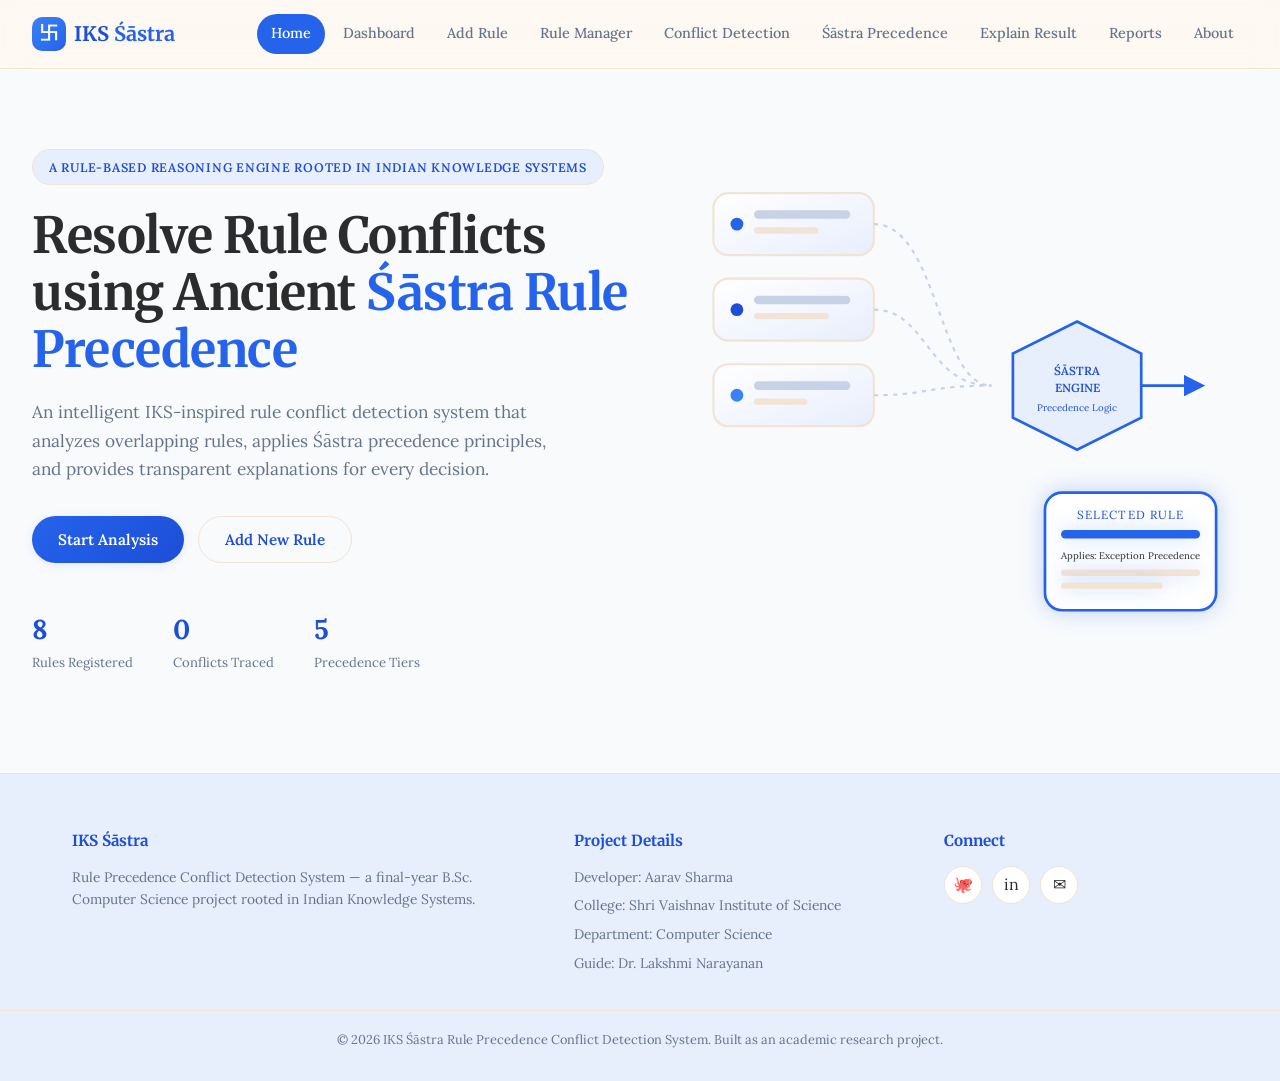
<file: index.html>
<!DOCTYPE html>
<html lang="en">
<head>
<meta charset="UTF-8">
<meta name="viewport" content="width=device-width, initial-scale=1.0">
<title>IKS Śāstra | Rule Precedence Conflict Detection System</title>
<link rel="preconnect" href="https://fonts.googleapis.com">
<link href="https://fonts.googleapis.com/css2?family=Merriweather:ital,wght@0,400;0,700;0,900;1,400&family=Lora:ital,wght@0,400;0,500;0,600;0,700;1,400&family=Tiro+Devanagari+Sanskrit&display=swap" rel="stylesheet">
<link rel="stylesheet" href="style.css">
</head>
<body>

<!-- ============ SIDEBAR / NAV ============ -->
<header class="navbar" id="navbar">
  <div class="nav-inner">
    <a href="#home" class="brand" data-nav="home">
      <span class="brand-mark">卐</span>
      <span class="brand-text">IKS <em>Śāstra</em></span>
    </a>

    <nav class="nav-links" id="navLinks">
      <a href="#home" class="nav-link" data-nav="home">Home</a>
      <a href="#dashboard" class="nav-link" data-nav="dashboard">Dashboard</a>
      <a href="#add-rule" class="nav-link" data-nav="add-rule">Add Rule</a>
      <a href="#rule-manager" class="nav-link" data-nav="rule-manager">Rule Manager</a>
      <a href="#conflict-detection" class="nav-link" data-nav="conflict-detection">Conflict Detection</a>
      <a href="#precedence" class="nav-link" data-nav="precedence">Śāstra Precedence</a>
      <a href="#explain" class="nav-link" data-nav="explain">Explain Result</a>
      <a href="#reports" class="nav-link" data-nav="reports">Reports</a>
      <a href="#about" class="nav-link" data-nav="about">About</a>
    </nav>

    <button class="nav-toggle" id="navToggle" aria-label="Toggle navigation">
      <span></span><span></span><span></span>
    </button>
  </div>
</header>

<main id="app">

  <!-- ============ HOME / HERO ============ -->
  <section class="view active" id="home" data-view="home">
    <div class="hero">
      <div class="hero-copy reveal">
        <span class="eyebrow">A Rule-Based Reasoning Engine Rooted in Indian Knowledge Systems</span>
        <h1>Resolve Rule Conflicts using Ancient <span class="accent-text">Śāstra Rule Precedence</span></h1>
        <p class="hero-sub">An intelligent IKS-inspired rule conflict detection system that analyzes overlapping rules, applies Śāstra precedence principles, and provides transparent explanations for every decision.</p>
        <div class="hero-actions">
          <button class="btn btn-primary" data-nav="conflict-detection">Start Analysis</button>
          <button class="btn btn-ghost" data-nav="add-rule">Add New Rule</button>
        </div>
        <div class="hero-stats">
          <div><strong id="heroRuleCount">0</strong><span>Rules Registered</span></div>
          <div><strong id="heroConflictCount">0</strong><span>Conflicts Traced</span></div>
          <div><strong>5</strong><span>Precedence Tiers</span></div>
        </div>
      </div>

      <div class="hero-art reveal" aria-hidden="true">
        <svg viewBox="0 0 520 460" class="engine-svg">
          <defs>
            <linearGradient id="cardGrad" x1="0" y1="0" x2="1" y2="1">
              <stop offset="0%" stop-color="#FFFFFF"/>
              <stop offset="100%" stop-color="#E7EEFC"/>
            </linearGradient>
          </defs>

          <!-- floating rule cards -->
          <g class="float-slow">
            <rect x="20" y="30" width="150" height="58" rx="14" fill="url(#cardGrad)" stroke="#F2E3D5" stroke-width="2"/>
            <circle cx="42" cy="59" r="6" fill="#2563EB"/>
            <rect x="58" y="46" width="90" height="8" rx="4" fill="#C7D2E6"/>
            <rect x="58" y="62" width="60" height="6" rx="3" fill="#F2E3D5"/>
          </g>
          <g class="float-med">
            <rect x="20" y="110" width="150" height="58" rx="14" fill="url(#cardGrad)" stroke="#F2E3D5" stroke-width="2"/>
            <circle cx="42" cy="139" r="6" fill="#1D4ED8"/>
            <rect x="58" y="126" width="90" height="8" rx="4" fill="#C7D2E6"/>
            <rect x="58" y="142" width="70" height="6" rx="3" fill="#F2E3D5"/>
          </g>
          <g class="float-fast">
            <rect x="20" y="190" width="150" height="58" rx="14" fill="url(#cardGrad)" stroke="#F2E3D5" stroke-width="2"/>
            <circle cx="42" cy="219" r="6" fill="#3B82F6"/>
            <rect x="58" y="206" width="90" height="8" rx="4" fill="#C7D2E6"/>
            <rect x="58" y="222" width="50" height="6" rx="3" fill="#F2E3D5"/>
          </g>

          <!-- flow lines into engine -->
          <path d="M170 59 C 230 59, 230 210, 280 210" fill="none" stroke="#C7D2E6" stroke-width="2" stroke-dasharray="4 5"/>
          <path d="M170 139 C 220 139, 220 210, 280 210" fill="none" stroke="#C7D2E6" stroke-width="2" stroke-dasharray="4 5"/>
          <path d="M170 219 C 220 219, 220 210, 280 210" fill="none" stroke="#C7D2E6" stroke-width="2" stroke-dasharray="4 5"/>

          <!-- decision engine -->
          <g class="pulse">
            <polygon points="360,150 420,180 420,240 360,270 300,240 300,180" fill="#E7EEFC" stroke="#2563EB" stroke-width="2.5"/>
            <text x="360" y="200" text-anchor="middle" font-size="11" fill="#1D4ED8" font-weight="600">ŚĀSTRA</text>
            <text x="360" y="216" text-anchor="middle" font-size="11" fill="#1D4ED8" font-weight="600">ENGINE</text>
            <text x="360" y="234" text-anchor="middle" font-size="9" fill="#1D4ED8">Precedence Logic</text>
          </g>

          <!-- output arrow -->
          <path d="M420 210 C 450 210, 450 210, 470 210" fill="none" stroke="#2563EB" stroke-width="2.5" marker-end="url(#arrow)"/>
          <defs>
            <marker id="arrow" markerWidth="8" markerHeight="8" refX="4" refY="4" orient="auto">
              <path d="M0,0 L8,4 L0,8 Z" fill="#2563EB"/>
            </marker>
          </defs>

          <!-- selected rule + explanation -->
          <g class="glow-soft">
            <rect x="330" y="310" width="160" height="110" rx="16" fill="#FFFFFF" stroke="#2563EB" stroke-width="2.5"/>
            <text x="410" y="335" text-anchor="middle" font-size="11" fill="#1D4ED8" letter-spacing="1">SELECTED RULE</text>
            <rect x="345" y="345" width="130" height="8" rx="4" fill="#2563EB"/>
            <text x="410" y="372" text-anchor="middle" font-size="9" fill="#2C2C2C">Applies: Exception Precedence</text>
            <rect x="345" y="382" width="130" height="6" rx="3" fill="#F2E3D5"/>
            <rect x="345" y="394" width="95" height="6" rx="3" fill="#F2E3D5"/>
          </g>
        </svg>
      </div>
    </div>
  </section>

  <!-- ============ DASHBOARD ============ -->
  <section class="view" id="dashboard" data-view="dashboard">
    <div class="section-wrap">
      <div class="section-head">
        <h2>Dashboard</h2>
        <p>A live overview of your rule base, detected conflicts, and system activity.</p>
      </div>

      <div class="stat-grid">
        <div class="stat-card reveal">
          <div class="stat-icon">📜</div>
          <div class="stat-value" id="statTotalRules">0</div>
          <div class="stat-label">Total Rules</div>
        </div>
        <div class="stat-card reveal">
          <div class="stat-icon">✅</div>
          <div class="stat-value" id="statActiveRules">0</div>
          <div class="stat-label">Active Rules</div>
        </div>
        <div class="stat-card reveal">
          <div class="stat-icon">⚡</div>
          <div class="stat-value" id="statConflicts">0</div>
          <div class="stat-label">Conflicts Found</div>
        </div>
        <div class="stat-card reveal">
          <div class="stat-icon">🕉️</div>
          <div class="stat-value" id="statResolved">0</div>
          <div class="stat-label">Resolved Conflicts</div>
        </div>
        <div class="stat-card reveal">
          <div class="stat-icon">📊</div>
          <div class="stat-value" id="statReports">0</div>
          <div class="stat-label">Reports Generated</div>
        </div>
      </div>

      <div class="dashboard-grid">
        <div class="panel reveal">
          <h3>Recent Activities</h3>
          <ul class="activity-list" id="activityList">
            <li class="empty-row">No activity recorded yet. Add a rule to begin.</li>
          </ul>
        </div>

        <div class="panel reveal">
          <h3>Latest Rule Updates</h3>
          <ul class="rule-update-list" id="ruleUpdateList">
            <li class="empty-row">No rules created yet.</li>
          </ul>
        </div>

        <div class="panel reveal quick-actions">
          <h3>Quick Actions</h3>
          <button class="btn btn-primary btn-block" data-nav="add-rule">+ Add Rule</button>
          <button class="btn btn-outline btn-block" data-nav="conflict-detection">⚡ Detect Conflict</button>
          <button class="btn btn-outline btn-block" id="quickReportBtn">📄 Generate Report</button>
        </div>
      </div>
    </div>
  </section>

  <!-- ============ ADD RULE ============ -->
  <section class="view" id="add-rule" data-view="add-rule">
    <div class="section-wrap narrow">
      <div class="section-head">
        <h2>Add Rule</h2>
        <p>Define a new Śāstra rule with its condition, action, and precedence class.</p>
      </div>

      <form class="card form-card reveal" id="ruleForm" novalidate>
        <input type="hidden" id="ruleId">

        <div class="form-row">
          <label for="ruleName">Rule Name</label>
          <input type="text" id="ruleName" placeholder="e.g. Emergency Override for Ritual Timing">
        </div>

        <div class="form-row">
          <label for="ruleDescription">Rule Description</label>
          <textarea id="ruleDescription" rows="3" placeholder="Explain the intent and scope of this rule..."></textarea>
        </div>

        <div class="form-row">
          <label for="ruleCondition">Rule Condition</label>
          <input type="text" id="ruleCondition" placeholder="e.g. IF eclipse_occurs = true">
        </div>

        <div class="form-row">
          <label for="ruleAction">Rule Action</label>
          <input type="text" id="ruleAction" placeholder="e.g. THEN postpone_ritual = true">
        </div>

        <div class="form-grid">
          <div class="form-row">
            <label for="rulePriority">Priority</label>
            <select id="rulePriority">
              <option value="">Select priority</option>
              <option value="Emergency">Emergency</option>
              <option value="Exception">Exception</option>
              <option value="Specific">Specific</option>
              <option value="General">General</option>
              <option value="Default">Default</option>
            </select>
          </div>

          <div class="form-row">
            <label for="ruleCategory">Category</label>
            <select id="ruleCategory">
              <option value="">Select category</option>
              <option value="Dharma Śāstra">Dharma Śāstra</option>
              <option value="Jyotiṣa">Jyotiṣa (Astronomy)</option>
              <option value="Vyākaraṇa">Vyākaraṇa (Grammar)</option>
              <option value="Āyurveda">Āyurveda</option>
              <option value="Nyāya">Nyāya (Logic)</option>
              <option value="Kalpa">Kalpa (Ritual)</option>
            </select>
          </div>

          <div class="form-row">
            <label for="ruleStatus">Status</label>
            <select id="ruleStatus">
              <option value="Active">Active</option>
              <option value="Inactive">Inactive</option>
            </select>
          </div>
        </div>

        <div class="form-actions">
          <button type="submit" class="btn btn-primary" id="saveRuleBtn">Save Rule</button>
          <button type="reset" class="btn btn-ghost" id="resetRuleBtn">Reset</button>
        </div>
      </form>

      <div class="panel reveal live-rules-panel">
        <h3>Recently Saved Rules <span class="muted" id="totalRuleCountLabel"></span></h3>
        <div id="recentlySavedList" class="rule-update-list">
          <p class="empty-row">Nothing saved yet in this session — fill the form above and click Save Rule.</p>
        </div>
      </div>
    </div>
  </section>

  <!-- ============ RULE MANAGER ============ -->
  <section class="view" id="rule-manager" data-view="rule-manager">
    <div class="section-wrap">
      <div class="section-head">
        <h2>Rule Manager</h2>
        <p>Search, filter, and manage every rule registered in the system.</p>
      </div>

      <div class="toolbar card reveal">
        <input type="search" id="searchRules" placeholder="Search by rule name or condition...">
        <select id="filterPriority">
          <option value="">All Priorities</option>
          <option value="Emergency">Emergency</option>
          <option value="Exception">Exception</option>
          <option value="Specific">Specific</option>
          <option value="General">General</option>
          <option value="Default">Default</option>
        </select>
        <select id="filterCategory">
          <option value="">All Categories</option>
          <option value="Dharma Śāstra">Dharma Śāstra</option>
          <option value="Jyotiṣa">Jyotiṣa</option>
          <option value="Vyākaraṇa">Vyākaraṇa</option>
          <option value="Āyurveda">Āyurveda</option>
          <option value="Nyāya">Nyāya</option>
          <option value="Kalpa">Kalpa</option>
        </select>
      </div>

      <div class="table-card card reveal">
        <table class="rule-table">
          <thead>
            <tr>
              <th>Rule ID</th>
              <th>Rule Name</th>
              <th>Condition</th>
              <th>Action</th>
              <th>Priority</th>
              <th>Category</th>
              <th>Status</th>
              <th>Operations</th>
            </tr>
          </thead>
          <tbody id="ruleTableBody">
            <!-- populated by JS -->
          </tbody>
        </table>
        <p class="empty-row" id="ruleTableEmpty">No rules found. Try adding one from the "Add Rule" section.</p>
      </div>
    </div>
  </section>

  <!-- ============ CONFLICT DETECTION ============ -->
  <section class="view" id="conflict-detection" data-view="conflict-detection">
    <div class="section-wrap">
      <div class="section-head">
        <h2>Conflict Detection</h2>
        <p>Enter two rules below to analyze them for overlapping conditions and contradicting actions.</p>
      </div>

      <div class="card compare-picker reveal">
        <div class="rule-input-grid">

          <div class="rule-input-card">
            <div class="rule-input-head">
              <h4>Rule A</h4>
              <select id="prefillA" title="Optionally load an existing rule to edit">
                <option value="">Load from saved rule…</option>
              </select>
            </div>
            <div class="form-row">
              <label for="ruleAName">Rule Name</label>
              <input type="text" id="ruleAName" placeholder="e.g. Postpone Ritual During Eclipse">
            </div>
            <div class="form-row">
              <label for="ruleACondition">Condition</label>
              <input type="text" id="ruleACondition" placeholder="e.g. IF eclipse_occurs = true">
            </div>
            <div class="form-row">
              <label for="ruleAAction">Action</label>
              <input type="text" id="ruleAAction" placeholder="e.g. THEN postpone_ritual = true">
            </div>
            <div class="form-grid">
              <div class="form-row">
                <label for="ruleAPriority">Priority</label>
                <select id="ruleAPriority">
                  <option value="">Select priority</option>
                  <option value="Emergency">Emergency</option>
                  <option value="Exception">Exception</option>
                  <option value="Specific">Specific</option>
                  <option value="General">General</option>
                  <option value="Default">Default</option>
                </select>
              </div>
              <div class="form-row">
                <label for="ruleACategory">Category <span class="muted">(optional)</span></label>
                <select id="ruleACategory">
                  <option value="">Custom</option>
                  <option value="Dharma Śāstra">Dharma Śāstra</option>
                  <option value="Jyotiṣa">Jyotiṣa</option>
                  <option value="Vyākaraṇa">Vyākaraṇa</option>
                  <option value="Āyurveda">Āyurveda</option>
                  <option value="Nyāya">Nyāya</option>
                  <option value="Kalpa">Kalpa</option>
                </select>
              </div>
            </div>
          </div>

          <div class="vs-divider">VS</div>

          <div class="rule-input-card">
            <div class="rule-input-head">
              <h4>Rule B</h4>
              <select id="prefillB" title="Optionally load an existing rule to edit">
                <option value="">Load from saved rule…</option>
              </select>
            </div>
            <div class="form-row">
              <label for="ruleBName">Rule Name</label>
              <input type="text" id="ruleBName" placeholder="e.g. General Ekādaśī Fasting">
            </div>
            <div class="form-row">
              <label for="ruleBCondition">Condition</label>
              <input type="text" id="ruleBCondition" placeholder="e.g. IF day = Ekadashi">
            </div>
            <div class="form-row">
              <label for="ruleBAction">Action</label>
              <input type="text" id="ruleBAction" placeholder="e.g. THEN fasting_required = true">
            </div>
            <div class="form-grid">
              <div class="form-row">
                <label for="ruleBPriority">Priority</label>
                <select id="ruleBPriority">
                  <option value="">Select priority</option>
                  <option value="Emergency">Emergency</option>
                  <option value="Exception">Exception</option>
                  <option value="Specific">Specific</option>
                  <option value="General">General</option>
                  <option value="Default">Default</option>
                </select>
              </div>
              <div class="form-row">
                <label for="ruleBCategory">Category <span class="muted">(optional)</span></label>
                <select id="ruleBCategory">
                  <option value="">Custom</option>
                  <option value="Dharma Śāstra">Dharma Śāstra</option>
                  <option value="Jyotiṣa">Jyotiṣa</option>
                  <option value="Vyākaraṇa">Vyākaraṇa</option>
                  <option value="Āyurveda">Āyurveda</option>
                  <option value="Nyāya">Nyāya</option>
                  <option value="Kalpa">Kalpa</option>
                </select>
              </div>
            </div>
          </div>

        </div>

        <div class="form-actions">
          <button class="btn btn-primary" id="detectConflictBtn">Detect Conflict</button>
          <button class="btn btn-ghost" id="clearCompareBtn" type="button">Clear Fields</button>
        </div>
      </div>

      <div id="conflictResultArea"></div>
    </div>
  </section>

  <!-- ============ ŚĀSTRA PRECEDENCE ============ -->
  <section class="view" id="precedence" data-view="precedence">
    <div class="section-wrap">
      <div class="section-head">
        <h2>Śāstra Rule Precedence</h2>
        <p>Every conflict is resolved according to a five-tier hierarchy inherited from classical Śāstra interpretive method (Mīmāṃsā Nyāya).</p>
      </div>

      <div class="hierarchy" id="hierarchyStack">
        <div class="tier reveal" data-tier="Emergency">
          <span class="tier-rank">I</span>
          <div class="tier-body">
            <h4>Emergency</h4>
            <p>Ā­patkālika rules — invoked only under crisis or exceptional risk to life, safety, or dharma. Always overrides every other tier.</p>
          </div>
        </div>
        <div class="tier-arrow">↓</div>
        <div class="tier reveal" data-tier="Exception">
          <span class="tier-rank">II</span>
          <div class="tier-body">
            <h4>Exception</h4>
            <p>Apavāda rules — carve out a deliberate exception to a general rule (Utsarga). An apavāda always defeats the utsarga it qualifies.</p>
          </div>
        </div>
        <div class="tier-arrow">↓</div>
        <div class="tier reveal" data-tier="Specific">
          <span class="tier-rank">III</span>
          <div class="tier-body">
            <h4>Specific</h4>
            <p>Viśeṣa rules — apply to a narrower, more particular context. Under the maxim <em>viśeṣo vidhīyate</em>, the specific rule prevails over the general.</p>
          </div>
        </div>
        <div class="tier-arrow">↓</div>
        <div class="tier reveal" data-tier="General">
          <span class="tier-rank">IV</span>
          <div class="tier-body">
            <h4>General</h4>
            <p>Sāmānya rules — broadly applicable rules of wide scope, applied whenever no specific or exception rule intervenes.</p>
          </div>
        </div>
        <div class="tier-arrow">↓</div>
        <div class="tier reveal" data-tier="Default">
          <span class="tier-rank">V</span>
          <div class="tier-body">
            <h4>Default</h4>
            <p>Anuvāda / baseline rules — fallback provisions applied only when no higher-tier rule is triggered.</p>
          </div>
        </div>
      </div>
    </div>
  </section>

  <!-- ============ EXPLAIN RESULT ============ -->
  <section class="view" id="explain" data-view="explain">
    <div class="section-wrap">
      <div class="section-head">
        <h2>Explain Result</h2>
        <p>A transparent, step-by-step account of how the system reached its most recent decision.</p>
      </div>
      <div id="explainArea">
        <div class="card explain-empty reveal">
          <p>No decision has been explained yet. Run a <strong>Conflict Detection</strong> analysis first — its resolution will appear here automatically.</p>
          <button class="btn btn-primary" data-nav="conflict-detection">Go to Conflict Detection</button>
        </div>
      </div>
    </div>
  </section>

  <!-- ============ REPORTS ============ -->
  <section class="view" id="reports" data-view="reports">
    <div class="section-wrap">
      <div class="section-head">
        <h2>Reports</h2>
        <p>Summarized analytics across your entire rule base and conflict history.</p>
      </div>

      <div class="stat-grid">
        <div class="stat-card reveal">
          <div class="stat-icon">📜</div>
          <div class="stat-value" id="reportTotalRules">0</div>
          <div class="stat-label">Total Rules</div>
        </div>
        <div class="stat-card reveal">
          <div class="stat-icon">⚡</div>
          <div class="stat-value" id="reportConflicts">0</div>
          <div class="stat-label">Conflicts</div>
        </div>
        <div class="stat-card reveal">
          <div class="stat-icon">✅</div>
          <div class="stat-value" id="reportResolved">0</div>
          <div class="stat-label">Resolved</div>
        </div>
        <div class="stat-card reveal">
          <div class="stat-icon">⏳</div>
          <div class="stat-value" id="reportPending">0</div>
          <div class="stat-label">Pending</div>
        </div>
      </div>

      <div class="dashboard-grid two-col">
        <div class="panel reveal">
          <h3>Conflict History</h3>
          <div id="conflictHistoryChart" class="chart-area"></div>
        </div>
        <div class="panel reveal">
          <h3>Rule Distribution by Priority</h3>
          <div id="ruleDistributionChart" class="chart-area"></div>
        </div>
      </div>

      <div class="panel reveal export-panel">
        <h3>Export Report</h3>
        <div class="form-actions">
          <button class="btn btn-outline" id="exportPdfBtn">⬇ Export PDF</button>
          <button class="btn btn-outline" id="exportCsvBtn">⬇ Export CSV</button>
          <button class="btn btn-outline" id="printReportBtn">🖨 Print</button>
        </div>
      </div>
    </div>
  </section>

  <!-- ============ ABOUT ============ -->
  <section class="view" id="about" data-view="about">
    <div class="section-wrap narrow">
      <div class="section-head">
        <h2>About This Project</h2>
        <p>Bridging classical Indian epistemology with modern rule-based reasoning systems.</p>
      </div>

      <div class="card about-block reveal">
        <h3>Indian Knowledge Systems (IKS)</h3>
        <p>Indian Knowledge Systems (IKS) refer to the vast body of traditional Indian knowledge spanning philosophy, logic, linguistics, astronomy, medicine, and ritual science, developed and refined over millennia through the Śāstra (treatise) tradition. IKS is not a single discipline but an interconnected ecosystem where rules, commentaries, and interpretive principles govern how texts are read and how conflicting instructions are resolved.</p>
      </div>

      <div class="card about-block reveal">
        <h3>Śāstra Rule Precedence</h3>
        <p>Classical Mīmāṃsā hermeneutics developed a systematic method for resolving contradictions between scriptural injunctions. When two rules apply to the same situation but demand different actions, precedence is determined by well-defined interpretive maxims — an exception (apavāda) overrides a general rule (utsarga), a specific rule (viśeṣa) overrides a general one (sāmānya), and emergency or crisis provisions (āpatkālika) override all else. This system directly parallels rule-precedence and conflict-resolution strategies used in modern expert systems and business rule engines.</p>
      </div>

      <div class="card about-block reveal">
        <h3>Importance of Rule Conflict Detection</h3>
        <p>As rule-based systems scale — whether in legal codes, medical protocols, ritual calendars, or software business logic — the number of rules grows and so does the likelihood of silent contradictions. Undetected conflicts lead to unpredictable or incorrect system behavior. A formal conflict detection layer, paired with a transparent precedence mechanism, ensures that every decision the system makes can be traced, justified, and trusted.</p>
      </div>

      <div class="card about-block reveal">
        <h3>Applications</h3>
        <p>This precedence-based reasoning model is applicable well beyond Śāstric texts: in legal rule engines that reconcile statutes and exceptions, in clinical decision-support systems weighing general protocols against patient-specific exceptions, in compliance and policy engines, and in any expert system where multiple production rules can fire on the same input.</p>
      </div>

      <div class="card about-block reveal">
        <h3>Research Motivation</h3>
        <p>Most conventional rule engines resolve conflicts using arbitrary tie-breaking such as rule order or recency, offering little interpretability. This project explores whether the centuries-old, well-formalized precedence logic of Śāstra hermeneutics can offer a more principled, explainable alternative — one where every resolution is accompanied by a stated reason drawn from a recognized interpretive maxim.</p>
      </div>

      <div class="card about-block reveal">
        <h3>Future Scope</h3>
        <p>Planned extensions include support for weighted multi-rule conflicts, integration with a natural-language rule authoring interface, a persistent backend for multi-user rule bases, and a formal mapping layer connecting each precedence maxim to its original Sanskrit source citation.</p>
      </div>

      <div class="card about-block reveal">
        <h3>References</h3>
        <ul class="ref-list">
          <li>Jaimini, <em>Mīmāṃsā Sūtra</em> — foundational text on Vedic hermeneutics and interpretive maxims.</li>
          <li>Kumārila Bhaṭṭa, <em>Tantravārttika</em> — commentary elaborating utsarga–apavāda and viśeṣa–sāmānya principles.</li>
          <li>Coursework and lecture material on Nyāya-based logical reasoning frameworks.</li>
          <li>Contemporary literature on rule-based expert systems and conflict-resolution strategies (Rete algorithm, priority-based firing).</li>
        </ul>
      </div>
    </div>
  </section>

</main>

<!-- ============ FOOTER ============ -->
<footer class="site-footer">
  <div class="footer-grid">
    <div>
      <h4>IKS Śāstra</h4>
      <p>Rule Precedence Conflict Detection System — a final-year B.Sc. Computer Science project rooted in Indian Knowledge Systems.</p>
    </div>
    <div>
      <h4>Project Details</h4>
      <p>Developer: <span id="footerDeveloper">Aarav Sharma</span></p>
      <p>College: <span id="footerCollege">Shri Vaishnav Institute of Science</span></p>
      <p>Department: Computer Science</p>
      <p>Guide: Dr. Lakshmi Narayanan</p>
    </div>
    <div>
      <h4>Connect</h4>
      <div class="footer-socials">
        <a href="#" aria-label="GitHub" title="GitHub">🐙</a>
        <a href="#" aria-label="LinkedIn" title="LinkedIn">in</a>
        <a href="#" aria-label="Email" title="Email">✉</a>
      </div>
    </div>
  </div>
  <div class="footer-bottom">
    <p>© 2026 IKS Śāstra Rule Precedence Conflict Detection System. Built as an academic research project.</p>
  </div>
</footer>

<div class="toast" id="toast"></div>

<script src="script.js"></script>
</body>
</html>
</file>
<file: style.css>
/* =========================================================
   IKS ŚĀSTRA — RULE PRECEDENCE CONFLICT DETECTION SYSTEM
   Design tokens: warm premium educational interface
   ========================================================= */

:root {
  --color-primary: #2563EB;
  --color-secondary: #3B82F6;
  --color-bg: #F8FAFC;
  --color-card: #FFFFFF;
  --color-accent: #1D4ED8;
  --color-text: #2C2C2C;
  --color-text-soft: #64748B;
  --color-border: #F2E3D5;

  --radius: 18px;
  --radius-sm: 10px;
  --shadow-sm: 0 2px 10px rgba(37, 99, 235, 0.1);
  --shadow-md: 0 10px 30px rgba(37, 99, 235, 0.16);
  --shadow-lg: 0 20px 50px rgba(37, 99, 235, 0.2);

  --font-display: 'Merriweather', 'Lora', serif;
  --font-body: 'Lora', 'Merriweather', serif;

  --ease: cubic-bezier(0.22, 1, 0.36, 1);
}

* { box-sizing: border-box; }

html { scroll-behavior: smooth; }

body {
  margin: 0;
  font-family: var(--font-body);
  font-size: 16px;
  background: var(--color-bg);
  color: var(--color-text);
  line-height: 1.65;
  -webkit-font-smoothing: antialiased;
}

h1, h2, h3, h4 { font-family: var(--font-display); margin: 0 0 .5em; font-weight: 700; }
p { margin: 0 0 1em; color: var(--color-text-soft); }

a { color: inherit; text-decoration: none; }

.accent-text { color: var(--color-primary); }
.muted { color: var(--color-text-soft); font-weight: 400; font-size: 0.85em; }

/* =================== BUTTONS =================== */
.btn {
  font-family: var(--font-body);
  font-weight: 600;
  font-size: 0.95rem;
  padding: 13px 26px;
  border-radius: 999px;
  border: none;
  cursor: pointer;
  transition: transform .25s var(--ease), box-shadow .25s var(--ease), background .25s var(--ease), color .25s var(--ease);
  display: inline-flex;
  align-items: center;
  justify-content: center;
  gap: 8px;
}
.btn:active { transform: scale(0.97); }

.btn-primary {
  background: linear-gradient(135deg, var(--color-primary), var(--color-accent));
  color: #fff;
  box-shadow: var(--shadow-sm);
}
.btn-primary:hover { box-shadow: var(--shadow-md); transform: translateY(-2px); }

.btn-ghost {
  background: transparent;
  color: var(--color-accent);
  border: 1.5px solid var(--color-border);
}
.btn-ghost:hover { border-color: var(--color-primary); background: #E7EEFC; }

.btn-outline {
  background: #fff;
  color: var(--color-accent);
  border: 1.5px solid var(--color-primary);
}
.btn-outline:hover { background: var(--color-primary); color: #fff; }

.btn-block { width: 100%; margin-top: 10px; }

.btn-sm { padding: 7px 14px; font-size: 0.8rem; }
.btn-danger { background: #fff; color: #C0392B; border: 1.5px solid #F1C7BE; }
.btn-danger:hover { background: #C0392B; color: #fff; }

/* =================== NAVBAR =================== */
.navbar {
  position: sticky;
  top: 0;
  z-index: 100;
  background: rgba(255, 248, 240, 0.82);
  backdrop-filter: blur(14px) saturate(140%);
  -webkit-backdrop-filter: blur(14px) saturate(140%);
  border-bottom: 1px solid var(--color-border);
}
.nav-inner {
  max-width: 1280px;
  margin: 0 auto;
  padding: 14px 32px;
  display: flex;
  align-items: center;
  justify-content: space-between;
  gap: 24px;
}
.brand {
  display: flex;
  align-items: center;
  gap: 8px;
  font-family: var(--font-display);
  font-weight: 700;
  font-size: 1.25rem;
  color: var(--color-accent);
  flex-shrink: 0;
}
.brand-mark {
  display: inline-flex;
  align-items: center;
  justify-content: center;
  width: 34px; height: 34px;
  border-radius: 10px;
  background: linear-gradient(135deg, var(--color-secondary), var(--color-primary));
  color: #fff;
  font-size: 1.1rem;
}
.brand-text em { font-style: normal; color: var(--color-primary); }

.nav-links {
  display: flex;
  align-items: center;
  gap: 4px;
  flex-wrap: wrap;
  justify-content: flex-end;
}
.nav-link {
  padding: 8px 14px;
  border-radius: 999px;
  font-size: 0.9rem;
  font-weight: 500;
  color: var(--color-text-soft);
  transition: background .2s var(--ease), color .2s var(--ease);
  white-space: nowrap;
}
.nav-link:hover { background: #E7EEFC; color: var(--color-accent); }
.nav-link.active { background: var(--color-primary); color: #fff; }

.nav-toggle {
  display: none;
  flex-direction: column;
  gap: 5px;
  background: none;
  border: none;
  cursor: pointer;
  padding: 6px;
}
.nav-toggle span { width: 22px; height: 2px; background: var(--color-accent); border-radius: 2px; }

/* =================== LAYOUT HELPERS =================== */
.view { display: none; animation: fadeUp .5s var(--ease); }
.view.active { display: block; }

.section-wrap { max-width: 1200px; margin: 0 auto; padding: 64px 32px 90px; }
.section-wrap.narrow { max-width: 860px; }

.section-head { text-align: center; max-width: 640px; margin: 0 auto 48px; }
.section-head h2 { font-size: 2.1rem; }
.section-head p { font-size: 1.02rem; }

@keyframes fadeUp {
  from { opacity: 0; transform: translateY(14px); }
  to { opacity: 1; transform: translateY(0); }
}

.reveal { opacity: 0; transform: translateY(22px); transition: opacity .7s var(--ease), transform .7s var(--ease); }
.reveal.in-view { opacity: 1; transform: translateY(0); }

/* =================== HERO =================== */
.hero {
  max-width: 1280px;
  margin: 0 auto;
  padding: 80px 32px 60px;
  display: grid;
  grid-template-columns: 1.1fr 1fr;
  gap: 48px;
  align-items: center;
}
.eyebrow {
  display: inline-block;
  font-size: 0.78rem;
  font-weight: 600;
  letter-spacing: .06em;
  text-transform: uppercase;
  color: var(--color-accent);
  background: #E7EEFC;
  border: 1px solid var(--color-border);
  padding: 7px 16px;
  border-radius: 999px;
  margin-bottom: 22px;
}
.hero-copy h1 {
  font-size: clamp(2.1rem, 4vw, 3.1rem);
  line-height: 1.15;
  margin-bottom: 20px;
  letter-spacing: -0.01em;
}
.hero-sub { font-size: 1.08rem; max-width: 540px; margin-bottom: 32px; }
.hero-actions { display: flex; gap: 14px; flex-wrap: wrap; margin-bottom: 44px; }

.hero-stats { display: flex; gap: 40px; flex-wrap: wrap; }
.hero-stats div { display: flex; flex-direction: column; }
.hero-stats strong { font-size: 1.7rem; font-weight: 700; color: var(--color-accent); }
.hero-stats span { font-size: 0.82rem; color: var(--color-text-soft); }

.hero-art { position: relative; }
.engine-svg { width: 100%; height: auto; }

.float-slow { animation: floatY 5s ease-in-out infinite; }
.float-med { animation: floatY 4.2s ease-in-out infinite .3s; }
.float-fast { animation: floatY 3.6s ease-in-out infinite .6s; }
@keyframes floatY {
  0%, 100% { transform: translateY(0); }
  50% { transform: translateY(-8px); }
}
.pulse { animation: pulseScale 3.2s ease-in-out infinite; transform-origin: center; }
@keyframes pulseScale {
  0%, 100% { transform: scale(1); }
  50% { transform: scale(1.035); }
}
.glow-soft rect { filter: drop-shadow(0 0 10px rgba(37, 99, 235, 0.28)); }

/* =================== CARDS & PANELS =================== */
.card {
  background: var(--color-card);
  border: 1px solid var(--color-border);
  border-radius: var(--radius);
  box-shadow: var(--shadow-sm);
  padding: 28px;
  transition: box-shadow .3s var(--ease), transform .3s var(--ease);
}
.panel {
  background: var(--color-card);
  border: 1px solid var(--color-border);
  border-radius: var(--radius);
  box-shadow: var(--shadow-sm);
  padding: 26px;
}
.panel h3 { font-size: 1.05rem; margin-bottom: 16px; }

/* =================== DASHBOARD STAT CARDS =================== */
.stat-grid {
  display: grid;
  grid-template-columns: repeat(auto-fit, minmax(180px, 1fr));
  gap: 20px;
  margin-bottom: 44px;
}
.stat-card {
  background: linear-gradient(155deg, #FFFFFF, #EEF3FD);
  border: 1px solid var(--color-border);
  border-radius: var(--radius);
  box-shadow: var(--shadow-sm);
  padding: 26px 22px;
  text-align: left;
  transition: transform .3s var(--ease), box-shadow .3s var(--ease);
}
.stat-card:hover { transform: translateY(-4px); box-shadow: var(--shadow-md); }
.stat-icon { font-size: 1.5rem; margin-bottom: 10px; }
.stat-value { font-size: 2rem; font-weight: 700; color: var(--color-accent); font-family: var(--font-display); }
.stat-label { font-size: 0.85rem; color: var(--color-text-soft); margin-top: 2px; }

.dashboard-grid {
  display: grid;
  grid-template-columns: 1.2fr 1.2fr 0.9fr;
  gap: 22px;
}
.dashboard-grid.two-col { grid-template-columns: 1fr 1fr; }

.activity-list, .rule-update-list { list-style: none; margin: 0; padding: 0; display: flex; flex-direction: column; gap: 10px; }
.activity-list li, .rule-update-list li {
  padding: 12px 14px;
  border-radius: var(--radius-sm);
  background: #F8FAFC;
  border: 1px solid var(--color-border);
  font-size: 0.88rem;
}
.activity-list li strong, .rule-update-list li strong { color: var(--color-accent); }
.activity-time { display: block; font-size: 0.75rem; color: var(--color-text-soft); margin-top: 2px; }

.empty-row { text-align: center; color: var(--color-text-soft); font-size: 0.9rem; padding: 18px 0; }

.quick-actions h3 { margin-bottom: 14px; }
.live-rules-panel { margin-top: 26px; }
.live-rules-panel h3 { display: flex; align-items: baseline; gap: 8px; flex-wrap: wrap; }
.rule-update-list li.just-saved {
  border-color: var(--color-primary);
  background: #E7EEFC;
  animation: savedPulse 1.4s var(--ease);
}
@keyframes savedPulse {
  0% { box-shadow: 0 0 0 0 rgba(37, 99, 235, 0.35); }
  100% { box-shadow: 0 0 0 14px rgba(37, 99, 235, 0); }
}

/* =================== FORMS =================== */
.form-card { max-width: 100%; }
.form-row { margin-bottom: 20px; display: flex; flex-direction: column; gap: 8px; }
.form-row label { font-size: 0.86rem; font-weight: 600; color: var(--color-text); }
.form-row input, .form-row select, .form-row textarea {
  font-family: var(--font-body);
  font-size: 0.95rem;
  padding: 12px 14px;
  border-radius: var(--radius-sm);
  border: 1.5px solid var(--color-border);
  background: #FBFCFE;
  color: var(--color-text);
  transition: border-color .2s var(--ease), box-shadow .2s var(--ease);
}
.form-row input:focus, .form-row select:focus, .form-row textarea:focus {
  outline: none;
  border-color: var(--color-primary);
  box-shadow: 0 0 0 4px rgba(37, 99, 235, 0.12);
}
.form-row textarea { resize: vertical; }
.form-grid { display: grid; grid-template-columns: repeat(auto-fit, minmax(200px, 1fr)); gap: 18px; }
.form-actions { display: flex; gap: 14px; margin-top: 8px; flex-wrap: wrap; }

/* =================== TOOLBAR / TABLE =================== */
.toolbar {
  display: flex;
  gap: 14px;
  flex-wrap: wrap;
  margin-bottom: 22px;
  align-items: center;
}
.toolbar input[type="search"], .toolbar select {
  padding: 11px 14px;
  border-radius: var(--radius-sm);
  border: 1.5px solid var(--color-border);
  font-family: var(--font-body);
  font-size: 0.9rem;
  background: #FBFCFE;
}
.toolbar input[type="search"] { flex: 1; min-width: 220px; }

.table-card { padding: 0; overflow-x: auto; }
.rule-table { width: 100%; border-collapse: collapse; min-width: 760px; }
.rule-table th {
  text-align: left;
  font-size: 0.76rem;
  text-transform: uppercase;
  letter-spacing: .04em;
  color: var(--color-text-soft);
  padding: 16px 18px;
  background: #EEF3FD;
  border-bottom: 1px solid var(--color-border);
}
.rule-table td {
  padding: 15px 18px;
  border-bottom: 1px solid var(--color-border);
  font-size: 0.88rem;
  vertical-align: top;
}
.rule-table tbody tr { animation: rowIn .4s var(--ease); transition: background .2s; }
.rule-table tbody tr:hover { background: #F4F7FD; }
.rule-table tbody tr.just-saved-row {
  background: #E7EEFC;
  animation: rowIn .4s var(--ease), savedRowPulse 1.8s var(--ease);
}
@keyframes savedRowPulse {
  0% { box-shadow: inset 0 0 0 9999px rgba(37, 99, 235, 0.16); }
  100% { box-shadow: inset 0 0 0 9999px rgba(37, 99, 235, 0); }
}
@keyframes rowIn {
  from { opacity: 0; transform: translateX(-8px); }
  to { opacity: 1; transform: translateX(0); }
}

.badge {
  display: inline-block;
  padding: 4px 12px;
  border-radius: 999px;
  font-size: 0.74rem;
  font-weight: 600;
  white-space: nowrap;
}
.badge-Emergency { background: #FDEAEA; color: #C0392B; }
.badge-Exception { background: #FDF0E0; color: #B9702F; }
.badge-Specific  { background: #DCE9FD; color: var(--color-accent); }
.badge-General   { background: #E3ECFB; color: #3B5BDB; }
.badge-Default   { background: #F4EFE8; color: #8A7862; }
.badge-Active    { background: #E9F7EE; color: #2E7D4F; }
.badge-Inactive  { background: #F1F1F1; color: #8a8a8a; }

.row-ops { display: flex; gap: 6px; flex-wrap: wrap; }

/* =================== CONFLICT DETECTION =================== */
.compare-picker { margin-bottom: 34px; }
.compare-picker .form-actions { margin-top: 22px; }

.rule-input-grid {
  display: grid;
  grid-template-columns: 1fr auto 1fr;
  gap: 24px;
  align-items: start;
}
.rule-input-card {
  background: #FBFCFE;
  border: 1.5px solid var(--color-border);
  border-radius: var(--radius-sm);
  padding: 22px;
  transition: border-color .3s var(--ease), box-shadow .3s var(--ease);
}
.rule-input-card:focus-within { border-color: var(--color-primary); box-shadow: 0 0 0 4px rgba(37, 99, 235, 0.1); }
.rule-input-head {
  display: flex;
  align-items: center;
  justify-content: space-between;
  gap: 10px;
  margin-bottom: 16px;
}
.rule-input-head h4 { margin: 0; color: var(--color-accent); font-size: 1.02rem; }
.rule-input-head select {
  font-size: 0.76rem;
  padding: 7px 10px;
  border-radius: 999px;
  border: 1.5px solid var(--color-border);
  background: #fff;
  color: var(--color-text-soft);
  max-width: 170px;
}
.vs-divider {
  align-self: center;
  margin-top: 70px;
  width: 42px; height: 42px;
  border-radius: 50%;
  background: linear-gradient(135deg, var(--color-secondary), var(--color-primary));
  color: #fff;
  font-family: var(--font-display);
  font-weight: 700;
  font-size: 0.82rem;
  display: flex;
  align-items: center;
  justify-content: center;
  flex-shrink: 0;
}

.conflict-summary {
  display: flex;
  gap: 16px;
  flex-wrap: wrap;
  margin-bottom: 26px;
}
.conflict-pill {
  flex: 1;
  min-width: 180px;
  padding: 20px;
  border-radius: var(--radius);
  border: 1px solid var(--color-border);
  background: #fff;
  box-shadow: var(--shadow-sm);
}
.conflict-pill h5 { margin: 0 0 6px; font-size: 0.78rem; text-transform: uppercase; color: var(--color-text-soft); letter-spacing: .04em; }
.conflict-pill strong { font-size: 1.15rem; color: var(--color-accent); }
.severity-High { color: #C0392B !important; }
.severity-Medium { color: var(--color-accent) !important; }
.severity-Low { color: #2E7D4F !important; }

.conflict-detail-note {
  font-size: 0.9rem;
  color: var(--color-text-soft);
  background: #FBFCFE;
  border: 1px dashed var(--color-border);
  border-radius: var(--radius-sm);
  padding: 14px 18px;
  margin: -6px 0 26px;
}
.compare-grid { display: grid; grid-template-columns: repeat(auto-fit, minmax(260px, 1fr)); gap: 20px; margin-bottom: 26px; }
.compare-card {
  background: #fff;
  border: 2px solid var(--color-border);
  border-radius: var(--radius);
  padding: 22px;
  box-shadow: var(--shadow-sm);
  transition: border-color .4s var(--ease), opacity .4s var(--ease), transform .4s var(--ease), box-shadow .4s var(--ease);
  animation: cardAppear .5s var(--ease);
}
@keyframes cardAppear { from { opacity: 0; transform: scale(.95);} to { opacity: 1; transform: scale(1);} }
.compare-card.winner { border-color: var(--color-primary); box-shadow: 0 0 0 4px rgba(37,99,235,.12), var(--shadow-md); }
.compare-card.rejected { opacity: 0.45; transform: scale(0.97); }
.compare-card h4 { font-size: 1rem; margin-bottom: 4px; }
.compare-card .rule-meta { font-size: 0.78rem; color: var(--color-text-soft); margin-bottom: 12px; }
.compare-card dl { margin: 0; font-size: 0.85rem; }
.compare-card dt { font-weight: 600; color: var(--color-text); margin-top: 8px; }
.compare-card dd { margin: 2px 0 0; color: var(--color-text-soft); }
.winner-tag {
  display: inline-block;
  margin-top: 12px;
  font-size: 0.74rem;
  font-weight: 700;
  color: #fff;
  background: linear-gradient(135deg, var(--color-primary), var(--color-accent));
  padding: 4px 12px;
  border-radius: 999px;
}
.highlight-match { background: #DCE9FD; padding: 1px 4px; border-radius: 4px; }

/* =================== PRECEDENCE HIERARCHY =================== */
.hierarchy { max-width: 680px; margin: 0 auto; display: flex; flex-direction: column; align-items: stretch; }
.tier {
  display: flex;
  align-items: center;
  gap: 20px;
  background: #fff;
  border: 1px solid var(--color-border);
  border-radius: var(--radius);
  padding: 22px 26px;
  box-shadow: var(--shadow-sm);
  transition: transform .3s var(--ease), box-shadow .3s var(--ease), border-color .3s var(--ease);
}
.tier:hover { transform: translateX(6px); box-shadow: var(--shadow-md); }
.tier.active-tier { border-color: var(--color-primary); box-shadow: 0 0 0 4px rgba(37,99,235,.12); }
.tier-rank {
  flex-shrink: 0;
  width: 44px; height: 44px;
  border-radius: 50%;
  display: flex; align-items: center; justify-content: center;
  background: linear-gradient(135deg, var(--color-secondary), var(--color-primary));
  color: #fff;
  font-weight: 700;
  font-family: var(--font-display);
}
.tier-body h4 { margin-bottom: 4px; }
.tier-body p { margin: 0; font-size: 0.88rem; }
.tier-arrow { text-align: center; color: var(--color-secondary); font-size: 1.3rem; margin: 4px 0; }

/* =================== EXPLAIN RESULT =================== */
.explain-empty { text-align: center; padding: 50px 30px; }
.explain-empty .btn { margin-top: 16px; }

.explain-card { max-width: 760px; margin: 0 auto; }
.explain-step {
  display: flex;
  gap: 16px;
  padding: 18px 0;
  border-bottom: 1px dashed var(--color-border);
  opacity: 0;
  animation: stepIn .5s var(--ease) forwards;
}
.explain-step:last-child { border-bottom: none; }
@keyframes stepIn { from { opacity: 0; transform: translateY(10px);} to { opacity: 1; transform: translateY(0);} }
.explain-step .step-num {
  flex-shrink: 0;
  width: 30px; height: 30px;
  border-radius: 50%;
  background: #E7EEFC;
  color: var(--color-accent);
  font-weight: 700;
  font-size: 0.85rem;
  display: flex; align-items: center; justify-content: center;
}
.explain-step h5 { margin: 0 0 4px; font-size: 0.92rem; }
.explain-step p { margin: 0; font-size: 0.88rem; }
.final-resolution {
  margin-top: 20px;
  padding: 18px 22px;
  border-radius: var(--radius-sm);
  background: linear-gradient(135deg, #E7EEFC, #DCE6FA);
  border: 1px solid var(--color-border);
  font-size: 0.92rem;
}
.final-resolution strong { color: var(--color-accent); }

/* =================== REPORTS / CHARTS =================== */
.chart-area { display: flex; flex-direction: column; gap: 10px; }
.bar-row { display: flex; align-items: center; gap: 12px; font-size: 0.82rem; }
.bar-label { width: 90px; flex-shrink: 0; color: var(--color-text-soft); }
.bar-track { flex: 1; background: #E7EEFC; border-radius: 999px; height: 14px; overflow: hidden; }
.bar-fill { height: 100%; border-radius: 999px; background: linear-gradient(90deg, var(--color-secondary), var(--color-primary)); width: 0; transition: width 1s var(--ease); }
.bar-value { width: 30px; text-align: right; font-weight: 600; color: var(--color-accent); }

.export-panel { margin-top: 26px; }

/* =================== ABOUT =================== */
.about-block { margin-bottom: 18px; }
.about-block h3 { color: var(--color-accent); font-size: 1.1rem; }
.ref-list { margin: 0; padding-left: 20px; font-size: 0.9rem; color: var(--color-text-soft); }
.ref-list li { margin-bottom: 8px; }

/* =================== FOOTER =================== */
.site-footer { background: #E7EEFC; border-top: 1px solid var(--color-border); margin-top: 40px; }
.footer-grid {
  max-width: 1200px; margin: 0 auto;
  padding: 54px 32px 30px;
  display: grid;
  grid-template-columns: 1.4fr 1fr 0.8fr;
  gap: 40px;
}
.footer-grid h4 { color: var(--color-accent); font-size: 0.95rem; margin-bottom: 12px; }
.footer-grid p { font-size: 0.86rem; margin-bottom: 6px; }
.footer-socials { display: flex; gap: 10px; }
.footer-socials a {
  width: 38px; height: 38px;
  border-radius: 50%;
  background: #fff;
  border: 1px solid var(--color-border);
  display: flex; align-items: center; justify-content: center;
  transition: background .2s var(--ease), color .2s var(--ease), transform .2s var(--ease);
}
.footer-socials a:hover { background: var(--color-primary); color: #fff; transform: translateY(-2px); }
.footer-bottom {
  text-align: center;
  padding: 18px 20px;
  border-top: 1px solid var(--color-border);
  font-size: 0.8rem;
  color: var(--color-text-soft);
}

/* =================== TOAST =================== */
.toast {
  position: fixed;
  bottom: 28px;
  left: 50%;
  transform: translateX(-50%) translateY(20px);
  background: var(--color-text);
  color: #fff;
  padding: 13px 24px;
  border-radius: 999px;
  font-size: 0.88rem;
  box-shadow: var(--shadow-lg);
  opacity: 0;
  pointer-events: none;
  transition: opacity .35s var(--ease), transform .35s var(--ease);
  z-index: 999;
}
.toast.show { opacity: 1; transform: translateX(-50%) translateY(0); }

/* =================== RESPONSIVE =================== */
@media (max-width: 980px) {
  .hero { grid-template-columns: 1fr; padding-top: 40px; }
  .hero-art { order: -1; max-width: 420px; margin: 0 auto; }
  .dashboard-grid, .dashboard-grid.two-col { grid-template-columns: 1fr; }
  .rule-input-grid { grid-template-columns: 1fr; }
  .vs-divider { margin: -6px auto; }
}

@media (max-width: 860px) {
  .nav-links {
    position: absolute;
    top: 100%; left: 0; right: 0;
    background: #F8FAFC;
    border-bottom: 1px solid var(--color-border);
    flex-direction: column;
    align-items: stretch;
    padding: 10px 20px 20px;
    display: none;
    gap: 2px;
  }
  .nav-links.open { display: flex; }
  .nav-link { padding: 12px 14px; }
  .nav-toggle { display: flex; }
}

@media (max-width: 560px) {
  .section-wrap { padding: 44px 18px 70px; }
  .hero { padding: 32px 18px 40px; }
  .nav-inner { padding: 12px 18px; }
  .stat-grid { grid-template-columns: repeat(2, 1fr); }
  .footer-grid { grid-template-columns: 1fr; }
}

@media (prefers-reduced-motion: reduce) {
  *, *::before, *::after { animation-duration: 0.01ms !important; animation-iteration-count: 1 !important; transition-duration: 0.01ms !important; scroll-behavior: auto !important; }
}
</file>
